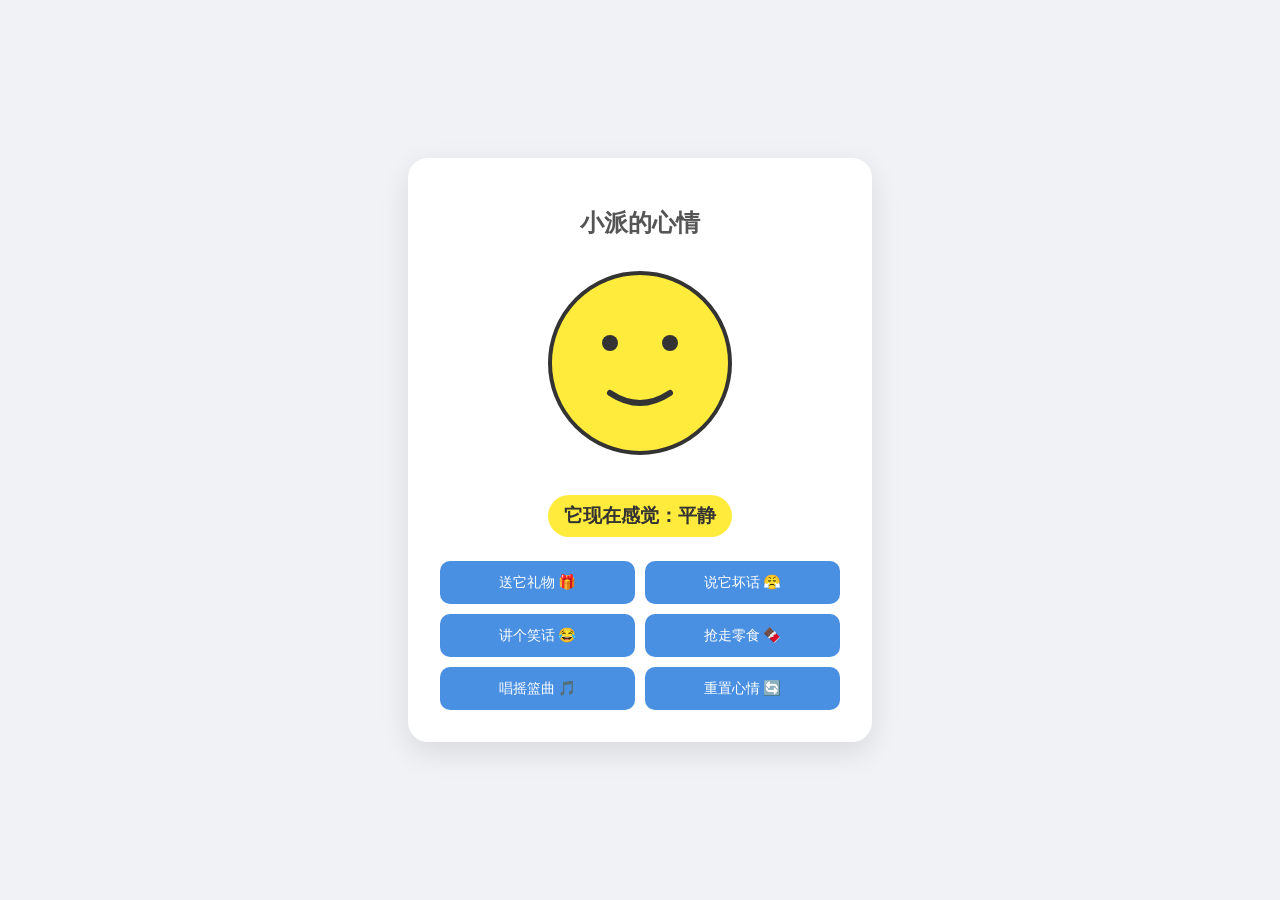
<file: emotion_simulator.html>
<!DOCTYPE html>
<html lang="zh-CN">
<head>
    <meta charset="UTF-8">
    <meta name="viewport" content="width=device-width, initial-scale=1.0">
    <title>情绪模拟器 - 你的虚拟伙伴</title>
    <style>
        :root {
            --bg-color: #f0f2f5;
            --card-bg: #ffffff;
            --primary-color: #4a90e2;
            --text-color: #333;
            --happy-color: #ffeb3b;
            --sad-color: #64b5f6;
            --angry-color: #ef5350;
            --excited-color: #ff7043;
            --sleepy-color: #9575cd;
        }

        body {
            font-family: 'Segoe UI', Tahoma, Geneva, Verdana, sans-serif;
            background-color: var(--bg-color);
            color: var(--text-color);
            display: flex;
            justify-content: center;
            align-items: center;
            min-height: 100vh;
            margin: 0;
            transition: background-color 0.5s ease;
        }

        .container {
            background-color: var(--card-bg);
            padding: 2rem;
            border-radius: 20px;
            box-shadow: 0 10px 30px rgba(0,0,0,0.1);
            text-align: center;
            max-width: 400px;
            width: 90%;
        }

        h1 {
            margin-bottom: 1.5rem;
            font-size: 1.5rem;
            color: #555;
        }

        .character-box {
            position: relative;
            width: 200px;
            height: 200px;
            margin: 0 auto 2rem;
        }

        #face-svg {
            width: 100%;
            height: 100%;
            transition: transform 0.3s cubic-bezier(0.175, 0.885, 0.32, 1.275);
        }

        .mood-status {
            font-size: 1.2rem;
            font-weight: bold;
            margin-bottom: 1.5rem;
            padding: 0.5rem 1rem;
            border-radius: 50px;
            display: inline-block;
            transition: all 0.3s ease;
        }

        .actions {
            display: grid;
            grid-template-columns: 1fr 1fr;
            gap: 10px;
        }

        button {
            padding: 12px 15px;
            border: none;
            border-radius: 10px;
            background-color: var(--primary-color);
            color: white;
            font-size: 0.9rem;
            cursor: pointer;
            transition: all 0.2s ease;
            outline: none;
        }

        button:hover {
            opacity: 0.9;
            transform: translateY(-2px);
        }

        button:active {
            transform: translateY(0);
        }

        /* 动画效果 */
        @keyframes bounce {
            0%, 100% { transform: translateY(0); }
            50% { transform: translateY(-10px); }
        }

        @keyframes shake {
            0%, 100% { transform: translateX(0); }
            25% { transform: translateX(-5px); }
            75% { transform: translateX(5px); }
        }

        .anim-bounce { animation: bounce 0.5s ease infinite; }
        .anim-shake { animation: shake 0.2s ease infinite; }

    </style>
</head>
<body>

<div class="container">
    <h1 id="title">小派的心情</h1>
    
    <div class="character-box">
        <svg id="face-svg" viewBox="0 0 100 100">
            <!-- 脸部 -->
            <circle id="face-circle" cx="50" cy="50" r="45" fill="#ffeb3b" stroke="#333" stroke-width="2" />
            
            <!-- 眼睛 -->
            <g id="eyes">
                <circle id="eye-l" cx="35" cy="40" r="4" fill="#333" />
                <circle id="eye-r" cx="65" cy="40" r="4" fill="#333" />
            </g>

            <!-- 嘴巴 -->
            <path id="mouth" d="M 35 65 Q 50 75 65 65" fill="none" stroke="#333" stroke-width="3" stroke-linecap="round" />
        </svg>
    </div>

    <div id="mood-text" class="mood-status">它现在感觉：开心</div>

    <div class="actions">
        <button onclick="changeMood('happy')">送它礼物 🎁</button>
        <button onclick="changeMood('sad')">说它坏话 😤</button>
        <button onclick="changeMood('excited')">讲个笑话 😂</button>
        <button onclick="changeMood('angry')">抢走零食 🍫</button>
        <button onclick="changeMood('sleepy')">唱摇篮曲 🎵</button>
        <button onclick="changeMood('reset')">重置心情 🔄</button>
    </div>
</div>

<script>
    const moods = {
        happy: {
            text: "开心",
            color: "#ffeb3b",
            bgColor: "#fff9c4",
            mouth: "M 35 65 Q 50 75 65 65",
            eyes: "circle",
            animation: "anim-bounce"
        },
        sad: {
            text: "难过",
            color: "#64b5f6",
            bgColor: "#e3f2fd",
            mouth: "M 35 75 Q 50 65 65 75",
            eyes: "circle",
            animation: ""
        },
        angry: {
            text: "愤怒",
            color: "#ef5350",
            bgColor: "#ffebee",
            mouth: "M 35 70 L 65 70",
            eyes: "angry",
            animation: "anim-shake"
        },
        excited: {
            text: "兴奋",
            color: "#ff7043",
            bgColor: "#fbe9e7",
            mouth: "M 30 65 Q 50 85 70 65",
            eyes: "excited",
            animation: "anim-bounce"
        },
        sleepy: {
            text: "想睡觉",
            color: "#9575cd",
            bgColor: "#ede7f6",
            mouth: "M 40 70 Q 50 75 60 70",
            eyes: "sleepy",
            animation: ""
        },
        reset: {
            text: "平静",
            color: "#ffeb3b",
            bgColor: "#f0f2f5",
            mouth: "M 35 65 Q 50 75 65 65",
            eyes: "circle",
            animation: ""
        }
    };

    function changeMood(moodKey) {
        const mood = moods[moodKey];
        const faceCircle = document.getElementById('face-circle');
        const mouth = document.getElementById('mouth');
        const moodText = document.getElementById('mood-text');
        const faceSvg = document.getElementById('face-svg');
        const eyesContainer = document.getElementById('eyes');

        // 更新文本和背景
        moodText.textContent = `它现在感觉：${mood.text}`;
        document.body.style.backgroundColor = mood.bgColor;
        moodText.style.backgroundColor = mood.color;

        // 更新脸部颜色
        faceCircle.setAttribute('fill', mood.color);

        // 更新嘴巴形状
        mouth.setAttribute('d', mood.mouth);

        // 更新眼睛形状
        updateEyes(mood.eyes);

        // 更新动画
        faceSvg.className = mood.animation;

        // 添加一个小点击效果
        faceSvg.style.transform = "scale(1.1)";
        setTimeout(() => {
            faceSvg.style.transform = "scale(1)";
        }, 200);
    }

    function updateEyes(type) {
        const eyesContainer = document.getElementById('eyes');
        let eyesHtml = '';

        if (type === 'circle') {
            eyesHtml = `
                <circle cx="35" cy="40" r="4" fill="#333" />
                <circle cx="65" cy="40" r="4" fill="#333" />
            `;
        } else if (type === 'angry') {
            eyesHtml = `
                <path d="M 30 45 L 40 35" stroke="#333" stroke-width="3" stroke-linecap="round" />
                <path d="M 60 35 L 70 45" stroke="#333" stroke-width="3" stroke-linecap="round" />
            `;
        } else if (type === 'excited') {
            eyesHtml = `
                <path d="M 30 40 Q 35 30 40 40" fill="none" stroke="#333" stroke-width="3" stroke-linecap="round" />
                <path d="M 60 40 Q 65 30 70 40" fill="none" stroke="#333" stroke-width="3" stroke-linecap="round" />
            `;
        } else if (type === 'sleepy') {
            eyesHtml = `
                <path d="M 30 40 L 40 40" stroke="#333" stroke-width="2" stroke-linecap="round" />
                <path d="M 60 40 L 70 40" stroke="#333" stroke-width="2" stroke-linecap="round" />
            `;
        }

        eyesContainer.innerHTML = eyesHtml;
    }

    // 初始化为开心
    changeMood('reset');
</script>

</body>
</html>
</file>
